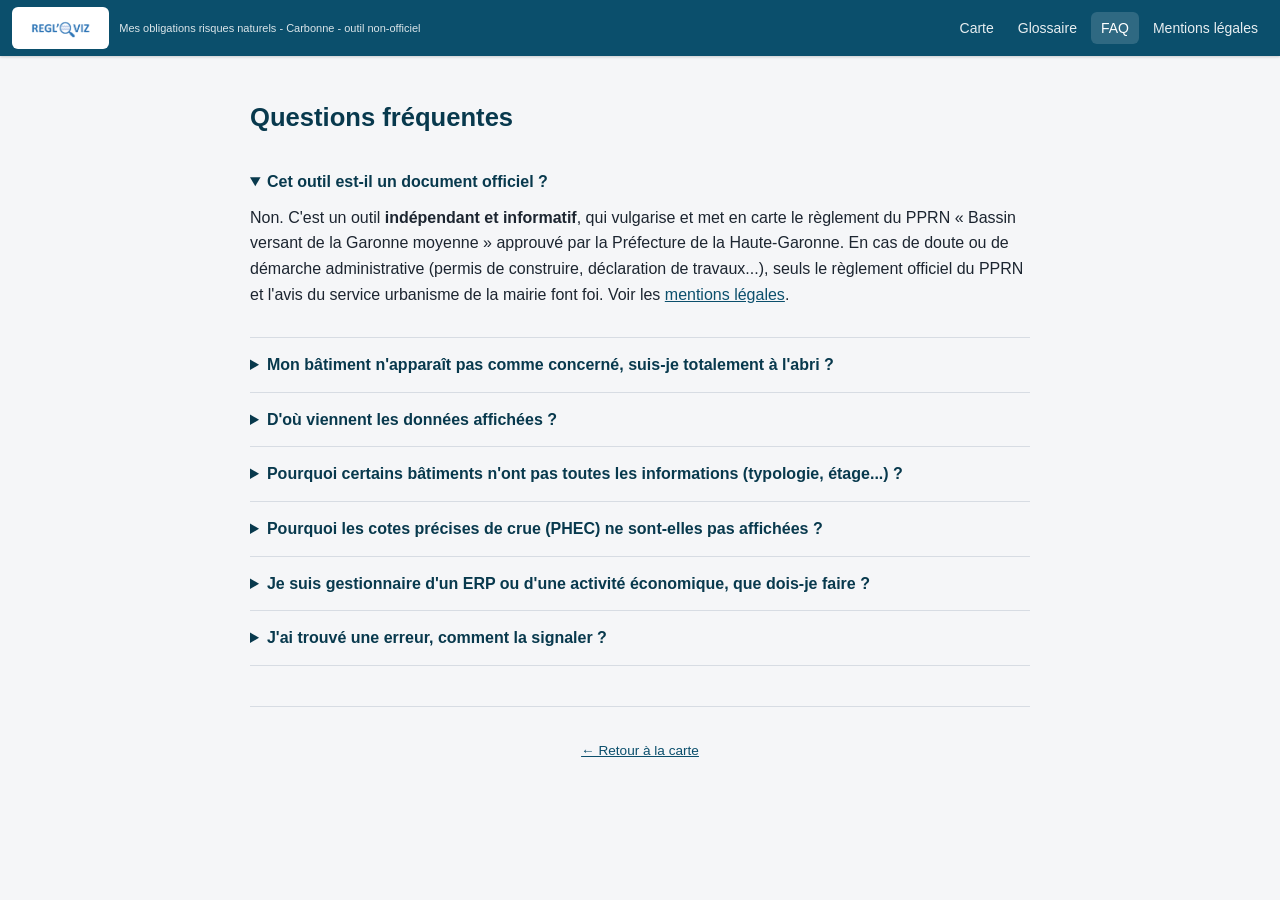
<file: faq.html>
<!doctype html>
<html lang="fr">
<head>
  <meta charset="utf-8">
  <meta name="viewport" content="width=device-width, initial-scale=1">
  <title>Questions fréquentes - Mes obligations risques naturels</title>
  <meta name="description" content="Réponses aux questions fréquentes sur l'outil et sur le PPRN de Carbonne (inondation et mouvement de terrain).">
  <link rel="stylesheet" href="src/css/style.css">
  <link rel="icon" href="data:image/svg+xml,<svg xmlns=%22http://www.w3.org/2000/svg%22 viewBox=%220 0 100 100%22><text y=%22.9em%22 font-size=%2290%22>🌊</text></svg>">
</head>
<body>
  <a class="skip-link" href="#contenu">Aller au contenu principal</a>
  <header class="app-header">
    <a class="brand" href="index.html">
      <img class="brand-logo" src="src/assets/logo-reglo-viz.png" alt="REGLO'VIZ">
      <span class="brand-text">
        <small>Mes obligations risques naturels - Carbonne - outil non-officiel</small>
      </span>
    </a>
    <nav aria-label="Navigation principale">
      <a href="index.html">Carte</a>
      <a href="glossaire.html">Glossaire</a>
      <a href="faq.html" aria-current="page">FAQ</a>
      <a href="mentions-legales.html">Mentions légales</a>
    </nav>
    <button class="menu-toggle" id="menu-toggle" aria-label="Ouvrir le menu" aria-expanded="false" aria-controls="mobile-nav">☰</button>
  </header>
  <nav id="mobile-nav" class="mobile-nav" aria-label="Navigation mobile">
    <a href="index.html">🗺️ Carte</a>
    <a href="glossaire.html">📖 Glossaire</a>
    <a href="faq.html">❓ Questions fréquentes</a>
    <a href="mentions-legales.html">⚖️ Mentions légales</a>
  </nav>

  <main id="contenu" class="content-page">
    <h1>Questions fréquentes</h1>

    <details class="faq-item" open>
      <summary>Cet outil est-il un document officiel ?</summary>
      <p>
        Non. C'est un outil <strong>indépendant et informatif</strong>, qui
        vulgarise et met en carte le règlement du PPRN « Bassin versant de la
        Garonne moyenne » approuvé par la Préfecture de la Haute-Garonne. En
        cas de doute ou de démarche administrative (permis de construire,
        déclaration de travaux...), seuls le règlement officiel du PPRN et
        l'avis du service urbanisme de la mairie font foi. Voir les
        <a href="mentions-legales.html">mentions légales</a>.
      </p>
    </details>

    <details class="faq-item">
      <summary>Mon bâtiment n'apparaît pas comme concerné, suis-je totalement à l'abri ?</summary>
      <p>
        Le PPRN « Bassin versant de la Garonne moyenne » couvre deux
        phénomènes précis sur Carbonne : l'inondation par débordement de la
        Garonne et le mouvement de terrain (glissement, recul de berge).
        D'autres risques peuvent exister (ruissellement pluvial, autres
        aléas) sans être cartographiés par ce PPRN. Consultez
        <a href="https://www.georisques.gouv.fr/" target="_blank" rel="noopener">Géorisques</a>
        pour une vue d'ensemble des risques à votre adresse.
      </p>
    </details>

    <details class="faq-item">
      <summary>D'où viennent les données affichées ?</summary>
      <p>
        Le zonage réglementaire provient du PPRN approuvé, publié par la DDT
        de la Haute-Garonne. Les bâtiments proviennent de la BD TOPO® de
        l'IGN, croisés géographiquement avec le zonage. Les établissements
        recevant du public proviennent également de la BD TOPO® de l'IGN
        (couche dédiée aux ERP). Le détail des règles appliquées par zone
        est repris directement du règlement officiel du PPRN.
      </p>
    </details>

    <details class="faq-item">
      <summary>Pourquoi certains bâtiments n'ont pas toutes les informations (typologie, étage...) ?</summary>
      <p>
        Certaines informations (nombre de logements, présence d'un étage,
        usage précis) sont estimées à partir de données publiques qui ne sont
        pas exhaustives à l'échelle du bâtiment individuel. Lorsque la donnée
        est incertaine ou absente, l'outil l'indique explicitement plutôt que
        de deviner. Vous pouvez la corriger vous-même depuis la fiche du
        bâtiment, dans la rubrique « Profil de mon bâtiment ».
      </p>
    </details>

    <details class="faq-item">
      <summary>Pourquoi les cotes précises de crue (PHEC) ne sont-elles pas affichées ?</summary>
      <p>
        Pour Carbonne, ces cotes ne sont pas encore intégrées de façon
        exploitable dans cet outil. Les intégrer de façon fiable nécessite un
        calage géographique précis. En attendant, le plan officiel des cotes
        PHEC reste consultable auprès de la DDT de la Haute-Garonne ou de la
        mairie.
      </p>
    </details>

    <details class="faq-item">
      <summary>Je suis gestionnaire d'un ERP ou d'une activité économique, que dois-je faire ?</summary>
      <p>
        Cliquez sur votre établissement (ou recherchez son adresse) : le
        panneau d'information indique la zone réglementaire, les règles de
        travaux applicables et, le cas échéant, votre éligibilité au Fonds
        Barnier. Si votre établissement est un établissement sensible
        (enseignement, soin, santé, secours) situé en zone inondable, un
        diagnostic de vulnérabilité réalisé par un professionnel est
        obligatoire : voir le <a href="glossaire.html">glossaire</a>.
      </p>
    </details>

    <details class="faq-item">
      <summary>J'ai trouvé une erreur, comment la signaler ?</summary>
      <p>
        Si l'erreur concerne votre propre bâtiment (étage, typologie), vous
        pouvez la corriger directement depuis sa fiche, dans la rubrique
        « Profil de mon bâtiment ». Pour toute autre erreur, contactez le
        gestionnaire de l'outil en décrivant le bâtiment concerné (adresse ou
        identifiant BD TOPO) et l'erreur constatée.
      </p>
    </details>

    <footer class="site-footer">
      <p><a href="index.html">← Retour à la carte</a></p>
    </footer>
  </main>

  <script src="src/js/nav.js"></script>
</body>
</html>
</file>
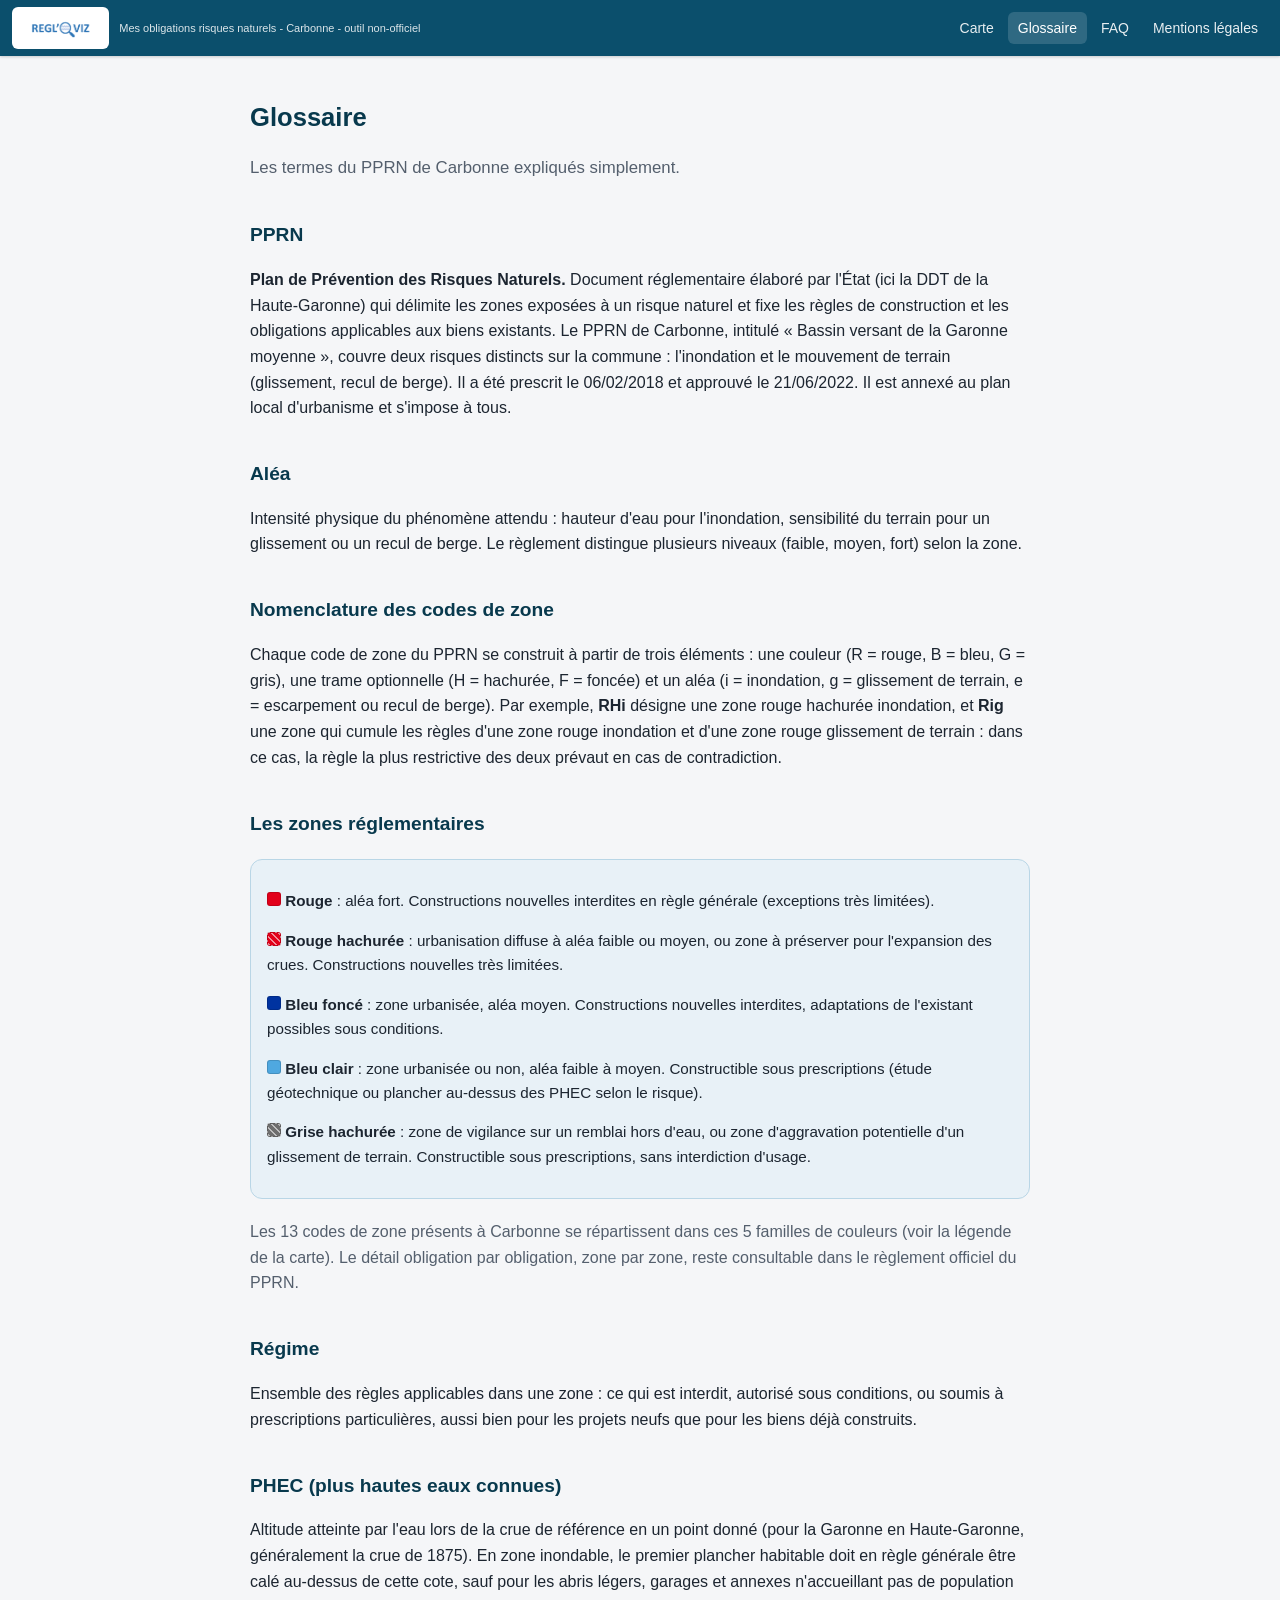
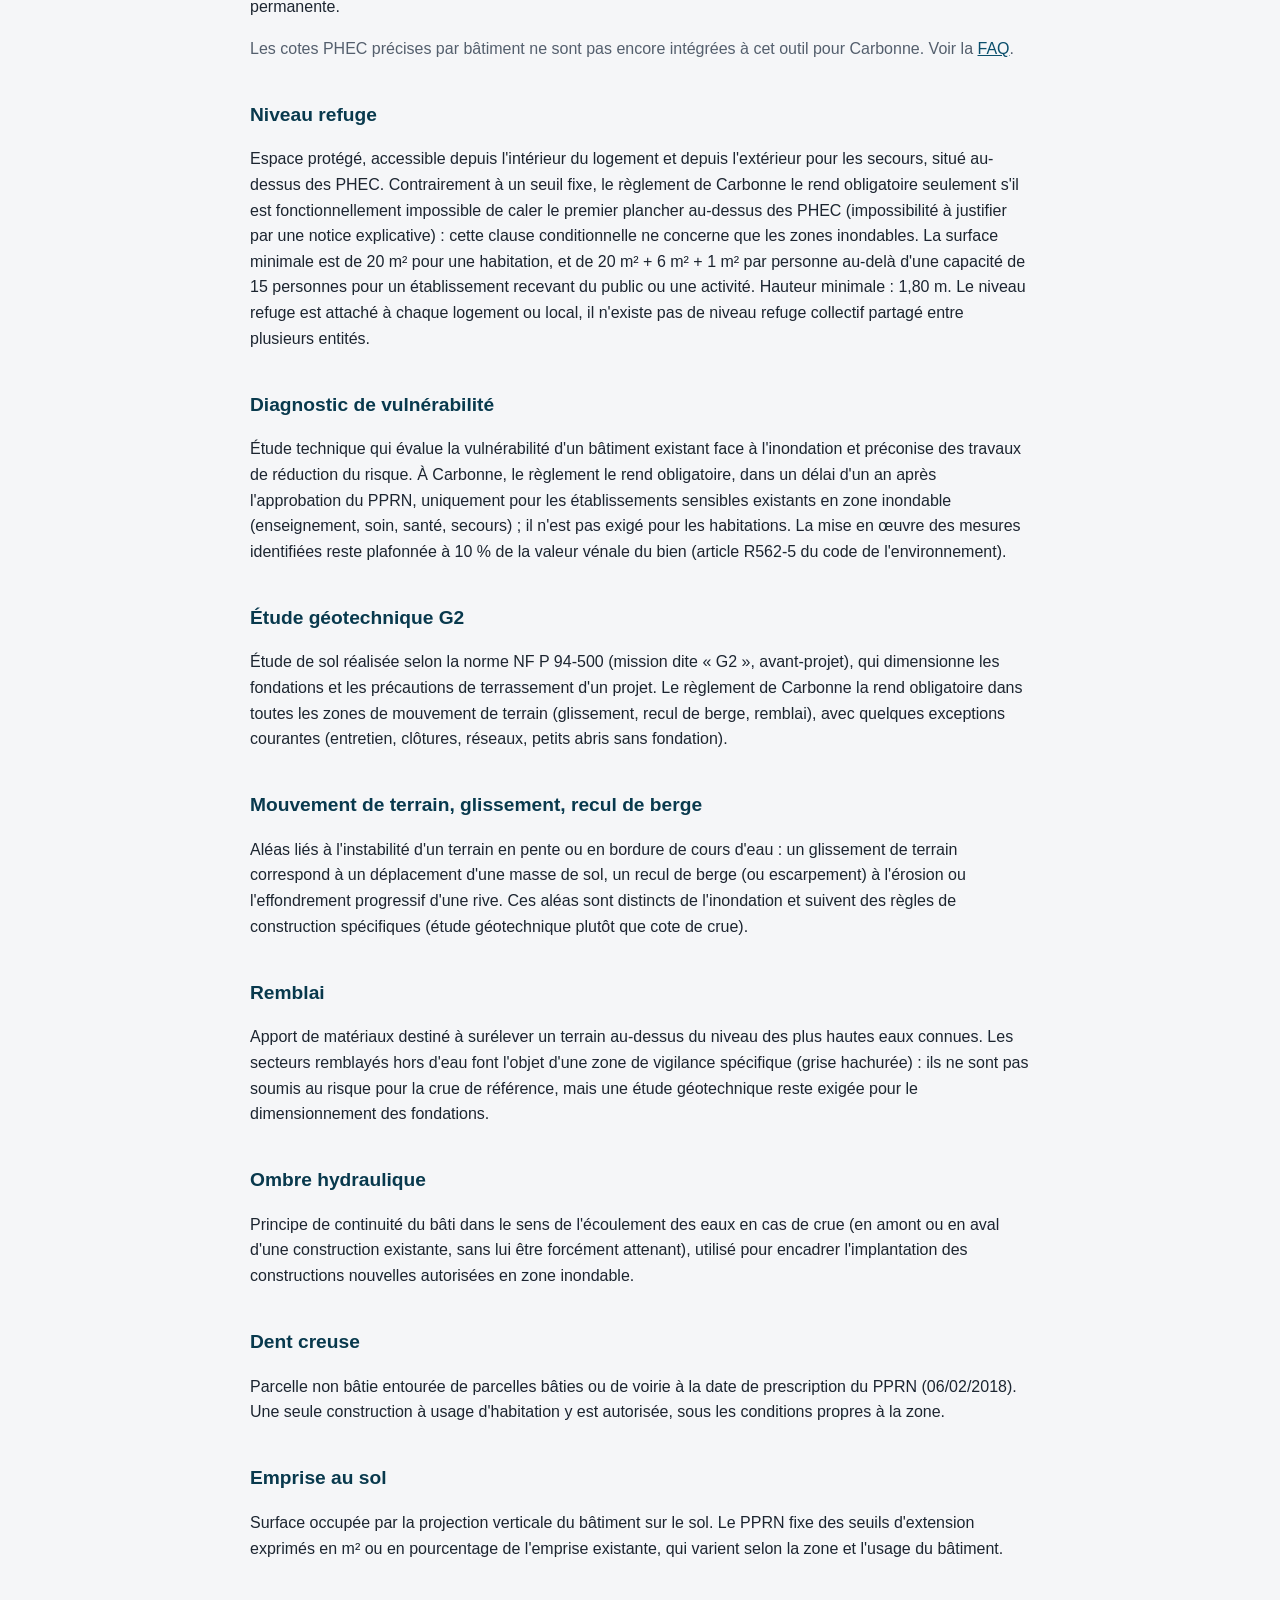
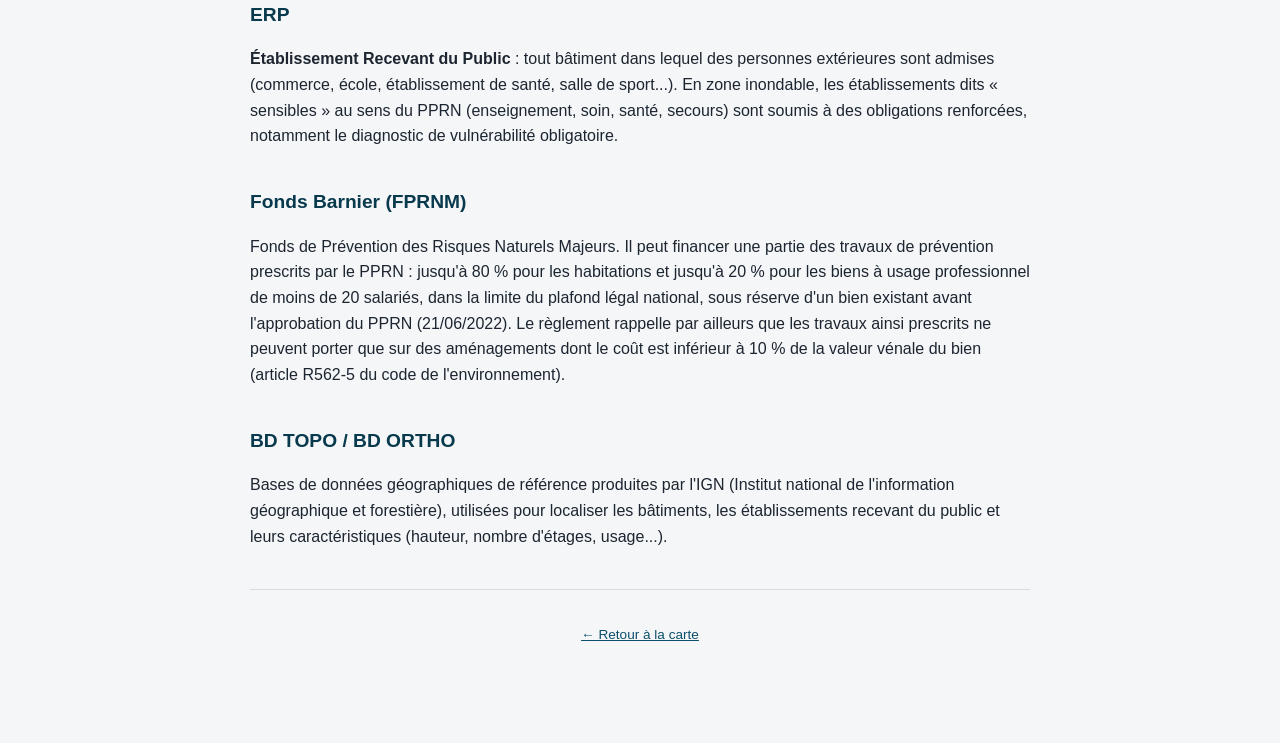
<file: glossaire.html>
<!doctype html>
<html lang="fr">
<head>
  <meta charset="utf-8">
  <meta name="viewport" content="width=device-width, initial-scale=1">
  <title>Glossaire - Mes obligations risques naturels</title>
  <meta name="description" content="Définitions simples des termes utilisés dans le PPRN de Carbonne : aléa, zone rouge/bleue/grise, PHEC, niveau refuge, étude géotechnique G2, Fonds Barnier...">
  <link rel="stylesheet" href="src/css/style.css">
  <link rel="icon" href="data:image/svg+xml,<svg xmlns=%22http://www.w3.org/2000/svg%22 viewBox=%220 0 100 100%22><text y=%22.9em%22 font-size=%2290%22>🌊</text></svg>">
</head>
<body>
  <a class="skip-link" href="#contenu">Aller au contenu principal</a>
  <header class="app-header">
    <a class="brand" href="index.html">
      <img class="brand-logo" src="src/assets/logo-reglo-viz.png" alt="REGLO'VIZ">
      <span class="brand-text">
        <small>Mes obligations risques naturels - Carbonne - outil non-officiel</small>
      </span>
    </a>
    <nav aria-label="Navigation principale">
      <a href="index.html">Carte</a>
      <a href="glossaire.html" aria-current="page">Glossaire</a>
      <a href="faq.html">FAQ</a>
      <a href="mentions-legales.html">Mentions légales</a>
    </nav>
    <button class="menu-toggle" id="menu-toggle" aria-label="Ouvrir le menu" aria-expanded="false" aria-controls="mobile-nav">☰</button>
  </header>
  <nav id="mobile-nav" class="mobile-nav" aria-label="Navigation mobile">
    <a href="index.html">🗺️ Carte</a>
    <a href="glossaire.html">📖 Glossaire</a>
    <a href="faq.html">❓ Questions fréquentes</a>
    <a href="mentions-legales.html">⚖️ Mentions légales</a>
  </nav>

  <main id="contenu" class="content-page">
    <h1>Glossaire</h1>
    <p class="lead">Les termes du PPRN de Carbonne expliqués simplement.</p>

    <h2>PPRN</h2>
    <p>
      <strong>Plan de Prévention des Risques Naturels.</strong> Document
      réglementaire élaboré par l'État (ici la DDT de la Haute-Garonne) qui
      délimite les zones exposées à un risque naturel et fixe les règles de
      construction et les obligations applicables aux biens existants. Le
      PPRN de Carbonne, intitulé « Bassin versant de la Garonne moyenne »,
      couvre deux risques distincts sur la commune : l'inondation et le
      mouvement de terrain (glissement, recul de berge). Il a été prescrit
      le 06/02/2018 et approuvé le 21/06/2022. Il est annexé au plan local
      d'urbanisme et s'impose à tous.
    </p>

    <h2>Aléa</h2>
    <p>
      Intensité physique du phénomène attendu : hauteur d'eau pour
      l'inondation, sensibilité du terrain pour un glissement ou un recul de
      berge. Le règlement distingue plusieurs niveaux (faible, moyen, fort)
      selon la zone.
    </p>

    <h2>Nomenclature des codes de zone</h2>
    <p>
      Chaque code de zone du PPRN se construit à partir de trois éléments :
      une couleur (R = rouge, B = bleu, G = gris), une trame optionnelle
      (H = hachurée, F = foncée) et un aléa (i = inondation, g = glissement
      de terrain, e = escarpement ou recul de berge). Par exemple,
      <strong>RHi</strong> désigne une zone rouge hachurée inondation, et
      <strong>Rig</strong> une zone qui cumule les règles d'une zone rouge
      inondation et d'une zone rouge glissement de terrain : dans ce cas, la
      règle la plus restrictive des deux prévaut en cas de contradiction.
    </p>

    <h2>Les zones réglementaires</h2>
    <div class="notice info">
      <p><span class="legend-swatch" style="background-color:#e2001a;display:inline-block"></span>
      <strong> Rouge</strong> : aléa fort. Constructions nouvelles interdites en règle générale (exceptions très limitées).</p>
      <p><span class="legend-swatch legend-swatch-hachuree" style="background-color:#e2001a;display:inline-block"></span>
      <strong> Rouge hachurée</strong> : urbanisation diffuse à aléa faible ou moyen, ou zone à préserver pour l'expansion des crues. Constructions nouvelles très limitées.</p>
      <p><span class="legend-swatch" style="background-color:#0033a0;display:inline-block"></span>
      <strong> Bleu foncé</strong> : zone urbanisée, aléa moyen. Constructions nouvelles interdites, adaptations de l'existant possibles sous conditions.</p>
      <p><span class="legend-swatch" style="background-color:#4fa8e0;display:inline-block"></span>
      <strong> Bleu clair</strong> : zone urbanisée ou non, aléa faible à moyen. Constructible sous prescriptions (étude géotechnique ou plancher au-dessus des PHEC selon le risque).</p>
      <p><span class="legend-swatch legend-swatch-hachuree" style="background-color:#6e6e6e;display:inline-block"></span>
      <strong> Grise hachurée</strong> : zone de vigilance sur un remblai hors d'eau, ou zone d'aggravation potentielle d'un glissement de terrain. Constructible sous prescriptions, sans interdiction d'usage.</p>
    </div>
    <p class="text-muted">
      Les 13 codes de zone présents à Carbonne se répartissent dans ces 5
      familles de couleurs (voir la légende de la carte). Le détail
      obligation par obligation, zone par zone, reste consultable dans le
      règlement officiel du PPRN.
    </p>

    <h2>Régime</h2>
    <p>
      Ensemble des règles applicables dans une zone : ce qui est interdit,
      autorisé sous conditions, ou soumis à prescriptions particulières, aussi
      bien pour les projets neufs que pour les biens déjà construits.
    </p>

    <h2>PHEC (plus hautes eaux connues)</h2>
    <p>
      Altitude atteinte par l'eau lors de la crue de référence en un point
      donné (pour la Garonne en Haute-Garonne, généralement la crue de 1875).
      En zone inondable, le premier plancher habitable doit en règle générale
      être calé au-dessus de cette cote, sauf pour les abris légers, garages
      et annexes n'accueillant pas de population permanente.
    </p>
    <p class="text-muted">
      Les cotes PHEC précises par bâtiment ne sont pas encore intégrées à cet
      outil pour Carbonne. Voir la <a href="faq.html">FAQ</a>.
    </p>

    <h2>Niveau refuge</h2>
    <p>
      Espace protégé, accessible depuis l'intérieur du logement et depuis
      l'extérieur pour les secours, situé au-dessus des PHEC. Contrairement à
      un seuil fixe, le règlement de Carbonne le rend obligatoire seulement
      s'il est fonctionnellement impossible de caler le premier plancher
      au-dessus des PHEC (impossibilité à justifier par une notice
      explicative) : cette clause conditionnelle ne concerne que les zones
      inondables. La surface minimale est de 20 m² pour une habitation, et
      de 20 m² + 6 m² + 1 m² par personne au-delà d'une capacité de 15
      personnes pour un établissement recevant du public ou une activité.
      Hauteur minimale : 1,80 m. Le niveau refuge est attaché à chaque
      logement ou local, il n'existe pas de niveau refuge collectif partagé
      entre plusieurs entités.
    </p>

    <h2>Diagnostic de vulnérabilité</h2>
    <p>
      Étude technique qui évalue la vulnérabilité d'un bâtiment existant face
      à l'inondation et préconise des travaux de réduction du risque. À
      Carbonne, le règlement le rend obligatoire, dans un délai d'un an après
      l'approbation du PPRN, uniquement pour les établissements sensibles
      existants en zone inondable (enseignement, soin, santé, secours) ; il
      n'est pas exigé pour les habitations. La mise en œuvre des mesures
      identifiées reste plafonnée à 10 % de la valeur vénale du bien
      (article R562-5 du code de l'environnement).
    </p>

    <h2>Étude géotechnique G2</h2>
    <p>
      Étude de sol réalisée selon la norme NF P 94-500 (mission dite « G2 »,
      avant-projet), qui dimensionne les fondations et les précautions de
      terrassement d'un projet. Le règlement de Carbonne la rend obligatoire
      dans toutes les zones de mouvement de terrain (glissement, recul de
      berge, remblai), avec quelques exceptions courantes (entretien,
      clôtures, réseaux, petits abris sans fondation).
    </p>

    <h2>Mouvement de terrain, glissement, recul de berge</h2>
    <p>
      Aléas liés à l'instabilité d'un terrain en pente ou en bordure de
      cours d'eau : un glissement de terrain correspond à un déplacement
      d'une masse de sol, un recul de berge (ou escarpement) à l'érosion ou
      l'effondrement progressif d'une rive. Ces aléas sont distincts de
      l'inondation et suivent des règles de construction spécifiques
      (étude géotechnique plutôt que cote de crue).
    </p>

    <h2>Remblai</h2>
    <p>
      Apport de matériaux destiné à surélever un terrain au-dessus du niveau
      des plus hautes eaux connues. Les secteurs remblayés hors d'eau font
      l'objet d'une zone de vigilance spécifique (grise hachurée) : ils ne
      sont pas soumis au risque pour la crue de référence, mais une étude
      géotechnique reste exigée pour le dimensionnement des fondations.
    </p>

    <h2>Ombre hydraulique</h2>
    <p>
      Principe de continuité du bâti dans le sens de l'écoulement des eaux
      en cas de crue (en amont ou en aval d'une construction existante, sans
      lui être forcément attenant), utilisé pour encadrer l'implantation des
      constructions nouvelles autorisées en zone inondable.
    </p>

    <h2>Dent creuse</h2>
    <p>
      Parcelle non bâtie entourée de parcelles bâties ou de voirie à la date
      de prescription du PPRN (06/02/2018). Une seule construction à usage
      d'habitation y est autorisée, sous les conditions propres à la zone.
    </p>

    <h2>Emprise au sol</h2>
    <p>
      Surface occupée par la projection verticale du bâtiment sur le sol. Le
      PPRN fixe des seuils d'extension exprimés en m² ou en pourcentage de
      l'emprise existante, qui varient selon la zone et l'usage du bâtiment.
    </p>

    <h2>ERP</h2>
    <p>
      <strong>Établissement Recevant du Public</strong> : tout bâtiment dans
      lequel des personnes extérieures sont admises (commerce, école,
      établissement de santé, salle de sport...). En zone inondable, les
      établissements dits « sensibles » au sens du PPRN (enseignement, soin,
      santé, secours) sont soumis à des obligations renforcées, notamment le
      diagnostic de vulnérabilité obligatoire.
    </p>

    <h2>Fonds Barnier (FPRNM)</h2>
    <p>
      Fonds de Prévention des Risques Naturels Majeurs. Il peut financer une
      partie des travaux de prévention prescrits par le PPRN : jusqu'à 80 %
      pour les habitations et jusqu'à 20 % pour les biens à usage
      professionnel de moins de 20 salariés, dans la limite du plafond légal
      national, sous réserve d'un bien existant avant l'approbation du PPRN
      (21/06/2022). Le règlement rappelle par ailleurs que les travaux ainsi
      prescrits ne peuvent porter que sur des aménagements dont le coût est
      inférieur à 10 % de la valeur vénale du bien (article R562-5 du code
      de l'environnement).
    </p>

    <h2>BD TOPO / BD ORTHO</h2>
    <p>
      Bases de données géographiques de référence produites par l'IGN
      (Institut national de l'information géographique et forestière),
      utilisées pour localiser les bâtiments, les établissements recevant du
      public et leurs caractéristiques (hauteur, nombre d'étages, usage...).
    </p>

    <footer class="site-footer">
      <p><a href="index.html">← Retour à la carte</a></p>
    </footer>
  </main>

  <script src="src/js/nav.js"></script>
</body>
</html>
</file>
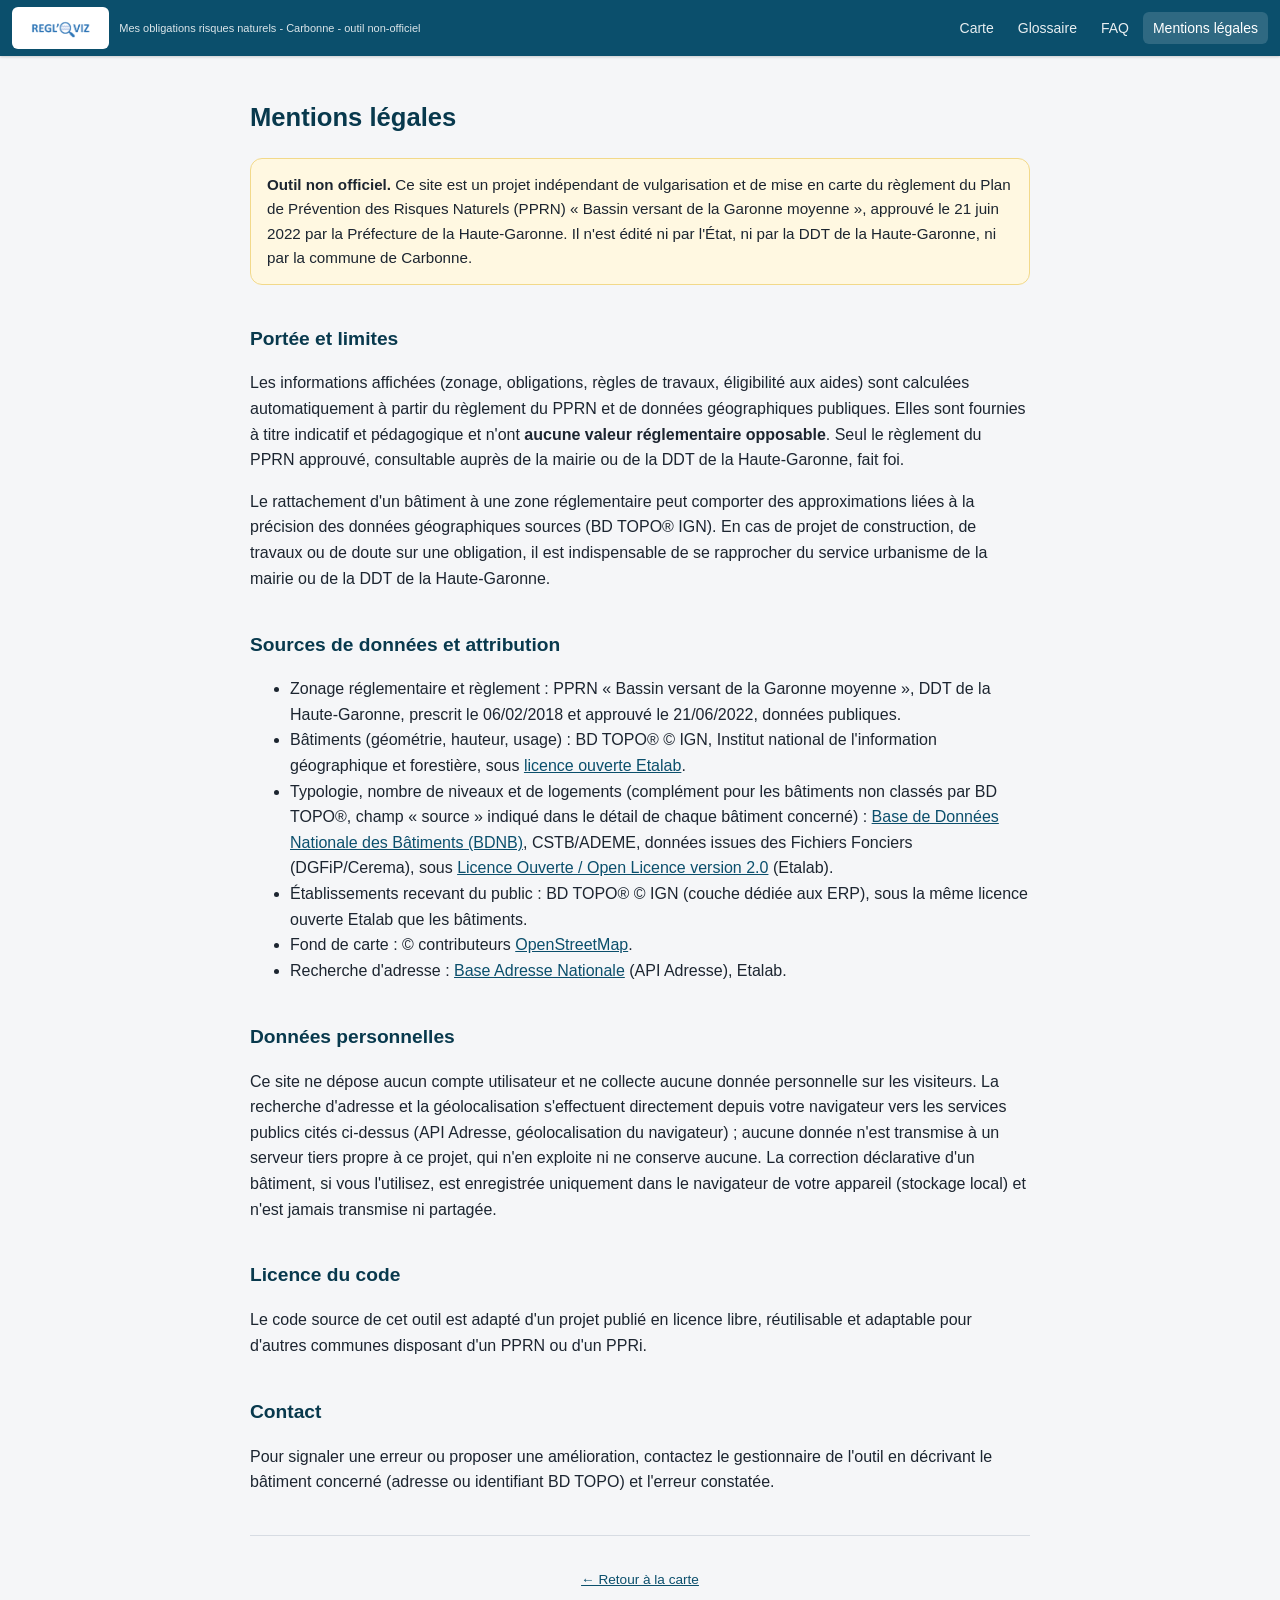
<file: mentions-legales.html>
<!doctype html>
<html lang="fr">
<head>
  <meta charset="utf-8">
  <meta name="viewport" content="width=device-width, initial-scale=1">
  <title>Mentions légales - Mes obligations risques naturels</title>
  <meta name="description" content="Mentions légales, sources de données et limites de l'outil « Mes obligations risques naturels » de Carbonne.">
  <link rel="stylesheet" href="src/css/style.css">
  <link rel="icon" href="data:image/svg+xml,<svg xmlns=%22http://www.w3.org/2000/svg%22 viewBox=%220 0 100 100%22><text y=%22.9em%22 font-size=%2290%22>🌊</text></svg>">
</head>
<body>
  <a class="skip-link" href="#contenu">Aller au contenu principal</a>
  <header class="app-header">
    <a class="brand" href="index.html">
      <img class="brand-logo" src="src/assets/logo-reglo-viz.png" alt="REGLO'VIZ">
      <span class="brand-text">
        <small>Mes obligations risques naturels - Carbonne - outil non-officiel</small>
      </span>
    </a>
    <nav aria-label="Navigation principale">
      <a href="index.html">Carte</a>
      <a href="glossaire.html">Glossaire</a>
      <a href="faq.html">FAQ</a>
      <a href="mentions-legales.html" aria-current="page">Mentions légales</a>
    </nav>
    <button class="menu-toggle" id="menu-toggle" aria-label="Ouvrir le menu" aria-expanded="false" aria-controls="mobile-nav">☰</button>
  </header>
  <nav id="mobile-nav" class="mobile-nav" aria-label="Navigation mobile">
    <a href="index.html">🗺️ Carte</a>
    <a href="glossaire.html">📖 Glossaire</a>
    <a href="faq.html">❓ Questions fréquentes</a>
    <a href="mentions-legales.html">⚖️ Mentions légales</a>
  </nav>

  <main id="contenu" class="content-page">
    <h1>Mentions légales</h1>

    <div class="notice">
      <strong>Outil non officiel.</strong> Ce site est un projet indépendant
      de vulgarisation et de mise en carte du règlement du Plan de Prévention
      des Risques Naturels (PPRN) « Bassin versant de la Garonne moyenne »,
      approuvé le 21 juin 2022 par la Préfecture de la Haute-Garonne. Il
      n'est édité ni par l'État, ni par la DDT de la Haute-Garonne, ni par la
      commune de Carbonne.
    </div>

    <h2>Portée et limites</h2>
    <p>
      Les informations affichées (zonage, obligations, règles de travaux,
      éligibilité aux aides) sont calculées automatiquement à partir du
      règlement du PPRN et de données géographiques publiques. Elles sont
      fournies à titre indicatif et pédagogique et n'ont
      <strong>aucune valeur réglementaire opposable</strong>. Seul le
      règlement du PPRN approuvé, consultable auprès de la mairie ou de la
      DDT de la Haute-Garonne, fait foi.
    </p>
    <p>
      Le rattachement d'un bâtiment à une zone réglementaire peut comporter
      des approximations liées à la précision des données géographiques
      sources (BD TOPO® IGN). En cas de projet de construction, de travaux ou
      de doute sur une obligation, il est indispensable de se rapprocher du
      service urbanisme de la mairie ou de la DDT de la Haute-Garonne.
    </p>

    <h2>Sources de données et attribution</h2>
    <ul>
      <li>
        Zonage réglementaire et règlement : PPRN « Bassin versant de la
        Garonne moyenne », DDT de la Haute-Garonne, prescrit le 06/02/2018 et
        approuvé le 21/06/2022, données publiques.
      </li>
      <li>
        Bâtiments (géométrie, hauteur, usage) : BD TOPO® © IGN, Institut
        national de l'information géographique et forestière, sous
        <a href="https://geoservices.ign.fr/documentation/donnees/licences" target="_blank" rel="noopener">licence ouverte Etalab</a>.
      </li>
      <li>
        Typologie, nombre de niveaux et de logements (complément pour les
        bâtiments non classés par BD TOPO®, champ « source » indiqué dans
        le détail de chaque bâtiment concerné) :
        <a href="https://bdnb.io/" target="_blank" rel="noopener">Base de Données Nationale des Bâtiments (BDNB)</a>,
        CSTB/ADEME, données issues des Fichiers Fonciers (DGFiP/Cerema), sous
        <a href="https://www.etalab.gouv.fr/licence-ouverte-open-licence/" target="_blank" rel="noopener">Licence Ouverte / Open Licence version 2.0</a> (Etalab).
      </li>
      <li>
        Établissements recevant du public : BD TOPO® © IGN (couche dédiée aux
        ERP), sous la même licence ouverte Etalab que les bâtiments.
      </li>
      <li>
        Fond de carte : © contributeurs
        <a href="https://www.openstreetmap.org/copyright" target="_blank" rel="noopener">OpenStreetMap</a>.
      </li>
      <li>
        Recherche d'adresse : <a href="https://adresse.data.gouv.fr/" target="_blank" rel="noopener">Base Adresse Nationale</a> (API Adresse), Etalab.
      </li>
    </ul>

    <h2>Données personnelles</h2>
    <p>
      Ce site ne dépose aucun compte utilisateur et ne collecte aucune donnée
      personnelle sur les visiteurs. La recherche d'adresse et la
      géolocalisation s'effectuent directement depuis votre navigateur vers
      les services publics cités ci-dessus (API Adresse, géolocalisation du
      navigateur) ; aucune donnée n'est transmise à un serveur tiers propre à
      ce projet, qui n'en exploite ni ne conserve aucune. La correction
      déclarative d'un bâtiment, si vous l'utilisez, est enregistrée
      uniquement dans le navigateur de votre appareil (stockage local) et
      n'est jamais transmise ni partagée.
    </p>

    <h2>Licence du code</h2>
    <p>
      Le code source de cet outil est adapté d'un projet publié en licence
      libre, réutilisable et adaptable pour d'autres communes disposant d'un
      PPRN ou d'un PPRi.
    </p>

    <h2>Contact</h2>
    <p>
      Pour signaler une erreur ou proposer une amélioration, contactez le
      gestionnaire de l'outil en décrivant le bâtiment concerné (adresse ou
      identifiant BD TOPO) et l'erreur constatée.
    </p>

    <footer class="site-footer">
      <p><a href="index.html">← Retour à la carte</a></p>
    </footer>
  </main>

  <script src="src/js/nav.js"></script>
</body>
</html>
</file>
<file: src/css/style.css>
/* =========================================================================
   Mes obligations face aux risques naturels - Carbonne
   Feuille de style principale (adaptée de la version Septèmes-les-Vallons)
   Mobile-first, variables CSS, thème clair uniquement (contexte réglementaire
   -> on privilégie une lecture stable et imprimable plutôt qu'un mode sombre).
   ========================================================================= */

:root {
  /* Palette neutre de l'interface (volontairement distincte des couleurs
     réglementaires des zones, pour ne jamais les confondre) */
  --color-bg: #f5f6f8;
  --color-surface: #ffffff;
  --color-surface-alt: #eef1f5;
  --color-border: #d7dce3;
  --color-text: #1c2530;
  --color-text-muted: #545f6d;
  --color-primary: #0b4f6c;
  --color-primary-dark: #08394d;
  --color-primary-contrast: #ffffff;
  --color-focus: #1a73e8;
  --color-danger: #b3261e;
  --color-success: #2e7d32;

  /* Couleurs réglementaires des zones PPRN (Carbonne) : DOIVENT rester
     cohérentes avec data/*.geojson (propriété zoneColor) et
     adaptation_carbonne/scripts_export_geojson_carbonne.py (ZONE_COLORS),
     elles-mêmes reprises de la symbologie catégorisée appliquée dans le
     projet QGIS. Cinq familles de couleurs pour les 13 codes de zone (voir
     CONFIG.zoneShortNames et ZONE_CSS_VAR dans src/js/app.js). */
  --zone-rouge: #e2001a;
  --zone-rouge-hachuree: #e2001a;
  --zone-bleu-fonce: #0033a0;
  --zone-bleu-clair: #4fa8e0;
  --zone-grise-hachuree: #6e6e6e;
  --zone-hors: #9e9e9e;

  /* Palette des 4 rubriques du panneau bâtiment (voir .panel-accordion) :
     volontairement distincte de la palette réglementaire ci-dessus, pour ne
     jamais confondre "catégorie d'information" et "zone du PPRN". */
  --acc-profil-bg: #fbf1d3;
  --acc-profil-fg: #8a6a12;
  --acc-mesures-bg: #e1f0e1;
  --acc-mesures-fg: #2e7d32;
  --acc-travaux-bg: #fbe1d3;
  --acc-travaux-fg: #b5551f;
  --acc-imprimer-bg: #e6eaf0;
  --acc-imprimer-fg: #454f5c;

  --radius-sm: 6px;
  --radius-md: 12px;
  --radius-lg: 16px;
  --shadow-1: 0 1px 3px rgba(20, 27, 36, 0.12), 0 1px 2px rgba(20, 27, 36, 0.08);
  --shadow-2: 0 8px 24px rgba(20, 27, 36, 0.18);

  --header-h: 56px;
  --panel-peek-h: 96px;

  color-scheme: light;
}

* {
  box-sizing: border-box;
}

html, body {
  height: 100%;
}

body {
  margin: 0;
  font-family: "Segoe UI", "Helvetica Neue", Arial, sans-serif;
  color: var(--color-text);
  background: var(--color-bg);
  -webkit-font-smoothing: antialiased;
}

a {
  color: var(--color-primary);
}

a:hover {
  color: var(--color-primary-dark);
}

img { max-width: 100%; }

/* ---------- Accessibilité : lien d'évitement + focus visible ---------- */

.skip-link {
  position: absolute;
  left: -999px;
  top: 0;
  background: var(--color-primary);
  color: #fff;
  padding: 10px 16px;
  z-index: 2000;
  border-radius: 0 0 var(--radius-sm) 0;
}

.skip-link:focus {
  left: 0;
}

:focus-visible {
  outline: 3px solid var(--color-focus);
  outline-offset: 2px;
}

/* ============================== En-tête ============================== */

.app-header {
  position: fixed;
  inset: 0 0 auto 0;
  height: var(--header-h);
  display: flex;
  align-items: center;
  gap: 12px;
  padding: 0 12px;
  background: var(--color-primary);
  color: var(--color-primary-contrast);
  z-index: 1200;
  box-shadow: var(--shadow-1);
}

.app-header .brand {
  display: flex;
  align-items: center;
  gap: 10px;
  color: #fff;
  text-decoration: none;
  font-weight: 600;
  line-height: 1.15;
  margin-right: auto;
  min-width: 0;
}

.app-header .brand .brand-logo {
  flex: none;
  height: 34px;
  width: auto;
  display: block;
  background: #fff;
  border-radius: var(--radius-sm);
  padding: 4px 8px;
  box-sizing: content-box;
}

.app-header .brand .brand-text {
  overflow: hidden;
  text-overflow: ellipsis;
  white-space: nowrap;
}

.app-header .brand .brand-text small {
  display: block;
  font-weight: 400;
  font-size: 11px;
  opacity: 0.85;
}

.app-header nav {
  display: none;
}

.app-header .menu-toggle {
  background: rgba(255,255,255,0.12);
  border: none;
  color: #fff;
  width: 40px;
  height: 40px;
  border-radius: var(--radius-sm);
  font-size: 18px;
  cursor: pointer;
}

@media (min-width: 860px) {
  .app-header nav {
    display: flex;
    gap: 4px;
  }
  .app-header nav a {
    color: #fff;
    text-decoration: none;
    font-size: 14px;
    padding: 8px 10px;
    border-radius: var(--radius-sm);
    opacity: 0.9;
  }
  .app-header nav a:hover,
  .app-header nav a[aria-current="page"] {
    background: rgba(255,255,255,0.15);
    opacity: 1;
  }
  .app-header .menu-toggle {
    display: none;
  }
}

/* Menu mobile déroulant */
.mobile-nav {
  position: fixed;
  top: var(--header-h);
  left: 0;
  right: 0;
  background: var(--color-primary-dark);
  z-index: 1150;
  display: none;
  flex-direction: column;
  padding: 8px;
  box-shadow: var(--shadow-2);
}

.mobile-nav.open {
  display: flex;
}

.mobile-nav a {
  color: #fff;
  text-decoration: none;
  padding: 12px 14px;
  border-radius: var(--radius-sm);
  font-size: 15px;
}

.mobile-nav a:hover {
  background: rgba(255,255,255,0.12);
}

@media (min-width: 860px) {
  .mobile-nav { display: none !important; }
}

/* ====================== Page de contenu (non-carte) ==================== */

.content-page {
  padding-top: calc(var(--header-h) + 24px);
  max-width: 820px;
  margin: 0 auto;
  padding-left: 20px;
  padding-right: 20px;
  padding-bottom: 64px;
  line-height: 1.6;
}

.content-page h1 {
  font-size: 1.6rem;
  color: var(--color-primary-dark);
}

.content-page h2 {
  font-size: 1.2rem;
  color: var(--color-primary-dark);
  margin-top: 2em;
}

.content-page .lead {
  font-size: 1.05rem;
  color: var(--color-text-muted);
}

.notice {
  background: #fff8e1;
  border: 1px solid #f2d98a;
  border-radius: var(--radius-md);
  padding: 14px 16px;
  font-size: 0.95rem;
  margin: 20px 0;
}

.notice.info {
  background: #e8f1f7;
  border-color: #b9d6e6;
}

.faq-item {
  border-bottom: 1px solid var(--color-border);
  padding: 14px 0;
}

.faq-item summary {
  cursor: pointer;
  font-weight: 600;
  color: var(--color-primary-dark);
}

.faq-item p {
  margin-top: 10px;
  color: var(--color-text);
}

footer.site-footer {
  border-top: 1px solid var(--color-border);
  margin-top: 40px;
  padding: 20px;
  font-size: 0.85rem;
  color: var(--color-text-muted);
  text-align: center;
}

/* ============================ Application carte ========================= */

.map-app {
  position: fixed;
  inset: var(--header-h) 0 0 0;
  display: block;
}

#map {
  position: absolute;
  inset: 0;
}

/* Boutons flottants (recherche, légende) */
.map-toolbar {
  position: absolute;
  top: 12px;
  left: 12px;
  right: 12px;
  z-index: 900;
  display: flex;
  gap: 8px;
  align-items: flex-start;
  pointer-events: none;
}

.map-toolbar > * {
  pointer-events: auto;
}

.search-box {
  flex: 1 1 auto;
  min-width: 0;
  max-width: 420px;
  background: var(--color-surface);
  border-radius: var(--radius-md);
  box-shadow: var(--shadow-1);
  display: flex;
  align-items: center;
  padding: 4px 4px 4px 12px;
  position: relative;
}

.search-box input {
  border: none;
  outline: none;
  flex: 1;
  font-size: 15px;
  padding: 10px 6px;
  background: transparent;
  color: var(--color-text);
  min-width: 0;
}

.search-box button {
  background: var(--color-primary);
  color: #fff;
  border: none;
  border-radius: var(--radius-sm);
  width: 38px;
  height: 38px;
  cursor: pointer;
  flex: none;
}

.search-results {
  position: absolute;
  top: calc(100% + 6px);
  left: 0;
  right: 0;
  background: var(--color-surface);
  border-radius: var(--radius-md);
  box-shadow: var(--shadow-2);
  max-height: 260px;
  overflow-y: auto;
  display: none;
}

.search-results.open { display: block; }

.search-results button {
  display: block;
  width: 100%;
  text-align: left;
  padding: 10px 14px;
  background: none;
  border: none;
  border-bottom: 1px solid var(--color-border);
  font-size: 14px;
  cursor: pointer;
  color: var(--color-text);
}

.search-results button:hover,
.search-results button:focus-visible {
  background: var(--color-surface-alt);
}

.icon-btn {
  background: var(--color-surface);
  border: none;
  border-radius: var(--radius-md);
  box-shadow: var(--shadow-1);
  width: 42px;
  height: 42px;
  font-size: 18px;
  cursor: pointer;
  flex: none;
  color: var(--color-text);
}

.icon-btn[aria-pressed="true"] {
  background: var(--color-primary);
  color: #fff;
}

/* Géolocalisation : bouton dédié en bas à droite au-dessus du panneau */
.locate-btn {
  position: absolute;
  right: 12px;
  z-index: 850;
  bottom: calc(var(--panel-peek-h) + 16px);
}

/* ------------------------------- Légende --------------------------------
   Bouton + panneau déroulant (et non un contrôle Leaflet toujours visible)
   pour ne jamais recouvrir la recherche ni le panneau d'information, quelle
   que soit la taille d'écran. */

.legend-wrapper {
  position: relative;
  flex: none;
}

.legend-box {
  position: absolute;
  top: calc(100% + 8px);
  right: 0;
  background: var(--color-surface);
  border-radius: var(--radius-md);
  box-shadow: var(--shadow-2);
  padding: 12px 14px;
  font-size: 13px;
  width: 240px;
  max-width: calc(100vw - 24px);
  display: none;
}

.legend-box.open {
  display: block;
}

.legend-box h3 {
  margin: 0 0 8px;
  font-size: 13px;
  text-transform: uppercase;
  letter-spacing: 0.04em;
  color: var(--color-text-muted);
}

.legend-row {
  display: flex;
  align-items: center;
  gap: 8px;
  padding: 3px 0;
}

.legend-swatch {
  width: 14px;
  height: 14px;
  border-radius: 3px;
  flex: none;
  border: 1px solid rgba(0,0,0,0.15);
}

/* Rappel visuel des zones à trame hachurée du PPRN (RHi, RHg, GHi, GHg) :
   mêmes couleurs que les zones pleines correspondantes sur la carte, mais on
   ajoute ici des rayures pour ne pas laisser croire que la pastille de
   légende est identique à la zone pleine. */
.legend-swatch-hachuree {
  background-image: repeating-linear-gradient(
    45deg,
    rgba(255, 255, 255, 0.55) 0,
    rgba(255, 255, 255, 0.55) 2px,
    transparent 2px,
    transparent 5px
  );
}

/* --------------------------- Tableau de bord ------------------------------
   Même principe bouton + panneau déroulant que la légende, à l'attention
   des élus/techniciens : agrégats communaux dont chaque donnée est
   cliquable pour surligner les bâtiments correspondants sur la carte
   (voir dashboardHighlight dans src/js/app.js). */

.dashboard-wrapper {
  position: relative;
  flex: none;
}

.dashboard-box {
  position: absolute;
  top: calc(100% + 8px);
  right: 0;
  background: var(--color-surface);
  border-radius: var(--radius-md);
  box-shadow: var(--shadow-2);
  padding: 14px 16px;
  font-size: 13px;
  width: 360px;
  max-width: calc(100vw - 24px);
  max-height: min(70vh, 560px);
  overflow-y: auto;
  display: none;
}

.dashboard-box.open {
  display: block;
}

.dashboard-box h3 {
  margin: 0 0 4px;
  font-size: 14px;
}

.dashboard-intro {
  margin: 0 0 12px;
  font-size: 12px;
  color: var(--color-text-muted);
}

.dashboard-active-filter {
  display: flex;
  align-items: center;
  justify-content: space-between;
  gap: 8px;
  background: var(--color-primary);
  color: #fff;
  border-radius: var(--radius-sm);
  padding: 6px 10px;
  font-size: 12px;
  margin-bottom: 10px;
}

/* Le sélecteur ci-dessus a la même spécificité que la règle [hidden] du
   navigateur (display:none) : sans cette surcharge explicite, l'ordre des
   règles ferait gagner .dashboard-active-filter et la puce resterait
   visible même une fois l'attribut hidden posé par le JS. */
.dashboard-active-filter[hidden] {
  display: none;
}

.dashboard-active-filter button {
  flex: none;
  background: none;
  border: none;
  color: #fff;
  font-size: 15px;
  line-height: 1;
  cursor: pointer;
  padding: 2px 4px;
}

.dashboard-group + .dashboard-group {
  margin-top: 14px;
}

.dashboard-group h4 {
  margin: 0 0 6px;
  font-size: 11px;
  text-transform: uppercase;
  letter-spacing: 0.04em;
  color: var(--color-text-muted);
}

.dashboard-tile {
  display: flex;
  align-items: center;
  gap: 8px;
  width: 100%;
  text-align: left;
  padding: 8px 10px;
  border: 1px solid var(--color-border);
  border-radius: var(--radius-sm);
  background: var(--color-surface-alt);
  cursor: pointer;
  margin-bottom: 6px;
  font: inherit;
  color: var(--color-text);
}

.dashboard-tile:last-child {
  margin-bottom: 0;
}

.dashboard-tile:hover,
.dashboard-tile:focus-visible {
  border-color: var(--color-primary);
}

.dashboard-tile-count {
  flex: none;
  min-width: 32px;
  font-weight: 700;
  font-size: 15px;
  color: var(--color-primary);
  text-align: right;
}

.dashboard-tile-label {
  flex: 1;
  line-height: 1.25;
}

.dashboard-tile.sub {
  margin-left: 18px;
  width: calc(100% - 18px);
  background: transparent;
  border-style: dashed;
}

.dashboard-tile-zone .legend-swatch {
  flex: none;
}

/* Placée après .dashboard-tile.sub (même spécificité que lui) pour que
   l'état actif l'emporte toujours, y compris sur une sous-tuile dont le
   fond transparent écraserait sinon le fond bleu ci-dessous. */
.dashboard-tile[aria-pressed="true"] {
  background: var(--color-primary);
  border-color: var(--color-primary);
  color: #fff;
}

.dashboard-tile[aria-pressed="true"] .dashboard-tile-count {
  color: #fff;
}

/* ------------------------------ Panneau info ----------------------------- */

.info-panel {
  position: absolute;
  z-index: 1000;
  background: var(--color-surface);
  box-shadow: var(--shadow-2);
  display: flex;
  flex-direction: column;
  overflow: hidden;
}

/* Mobile : bottom sheet */
.info-panel {
  left: 0;
  right: 0;
  bottom: 0;
  top: auto;
  height: var(--panel-peek-h);
  max-height: 82vh;
  border-radius: var(--radius-lg) var(--radius-lg) 0 0;
  transition: height 0.28s ease;
}

.info-panel.expanded {
  height: 82vh;
}

.panel-handle {
  width: 100%;
  border: none;
  background: none;
  padding: 10px 16px 6px;
  cursor: pointer;
  flex: none;
  text-align: left;
}

.panel-handle .grip {
  width: 40px;
  height: 4px;
  background: var(--color-border);
  border-radius: 2px;
  margin: 0 auto 10px;
}

.panel-handle .panel-title-row {
  display: flex;
  align-items: center;
  gap: 10px;
}

.panel-handle .zone-dot {
  width: 14px;
  height: 14px;
  border-radius: 50%;
  flex: none;
}

.panel-handle h2 {
  margin: 0;
  font-size: 1.02rem;
  color: var(--color-text);
  overflow: hidden;
  text-overflow: ellipsis;
  white-space: nowrap;
}

.panel-handle .panel-subtitle {
  font-size: 0.82rem;
  color: var(--color-text-muted);
  margin-top: 2px;
}

.panel-body {
  padding: 0 18px 24px;
  overflow-y: auto;
  flex: 1;
}

.panel-body .intro-block p {
  color: var(--color-text-muted);
}

.panel-body .badge {
  display: inline-block;
  padding: 4px 10px;
  border-radius: 999px;
  font-size: 0.78rem;
  font-weight: 600;
  color: #fff;
}

/* --------------------------- Accordéon du panneau -------------------------
   4 rubriques du panneau bâtiment (Profil / Mesures / Travaux / Imprimer),
   sous forme de rangées colorées dépliables (voir accordion() dans
   src/js/app.js). Chaque rubrique a sa propre paire de couleurs
   (--acc-{key}-bg / --acc-{key}-fg, définies dans :root) pour rester
   reconnaissable au premier coup d'oeil, tout en restant distincte de la
   palette réglementaire des zones. */

.panel-accordion {
  display: flex;
  flex-direction: column;
  gap: 10px;
  margin: 16px 0;
}

.acc-item {
  border-radius: var(--radius-md);
  border: none;
  overflow: hidden;
}

.acc-item > summary,
button.acc-item {
  display: flex;
  align-items: center;
  gap: 10px;
  width: 100%;
  padding: 12px 14px;
  cursor: pointer;
  list-style: none;
  font: inherit;
  text-align: left;
  border: none;
  background: none;
  color: inherit;
}

.acc-item > summary::-webkit-details-marker {
  display: none;
}

.acc-item > summary::marker {
  content: "";
}

.acc-dot {
  width: 13px;
  height: 13px;
  border-radius: 50%;
  flex: none;
  background: currentColor;
}

.acc-label {
  flex: 1;
  font-weight: 700;
  font-size: 0.92rem;
}

.acc-arrow {
  flex: none;
  width: 0;
  height: 0;
  border-left: 6px solid transparent;
  border-right: 6px solid transparent;
  border-top: 7px solid #1c2530;
  transition: transform 0.15s ease;
}

.acc-item[open] > summary .acc-arrow {
  transform: rotate(180deg);
}

.acc-content {
  padding: 0 14px 14px 37px;
  font-size: 0.92rem;
  color: var(--color-text);
}

.acc-content p {
  margin: 0 0 10px;
}

.acc-content p:last-child {
  margin-bottom: 0;
}

.acc-profil { background: var(--acc-profil-bg); color: var(--acc-profil-fg); }
.acc-mesures { background: var(--acc-mesures-bg); color: var(--acc-mesures-fg); }
.acc-travaux { background: var(--acc-travaux-bg); color: var(--acc-travaux-fg); }

.acc-print {
  background: var(--acc-imprimer-bg);
  color: var(--acc-imprimer-fg);
}

.panel-body .figure-row {
  display: flex;
  flex-wrap: wrap;
  gap: 10px;
  margin: 8px 0;
}

.figure-chip {
  background: var(--color-surface-alt);
  border-radius: var(--radius-sm);
  padding: 8px 12px;
  font-size: 0.85rem;
}

.figure-chip strong {
  display: block;
  font-size: 1.05rem;
  color: var(--color-primary-dark);
}

details.tech-details {
  margin-top: 10px;
  background: var(--color-surface-alt);
  border-radius: var(--radius-sm);
  padding: 10px 12px;
}

details.tech-details summary {
  cursor: pointer;
  font-size: 0.86rem;
  font-weight: 600;
  color: var(--color-text-muted);
}

details.tech-details .tech-row {
  font-size: 0.82rem;
  padding: 6px 0;
  border-top: 1px solid var(--color-border);
}

details.tech-details .tech-row:first-of-type {
  border-top: none;
}

details.tech-details dt {
  font-weight: 600;
  color: var(--color-text-muted);
}

details.tech-details dd {
  margin: 2px 0 0;
}

/* ---------------------- Correction déclarative du visiteur --------------- */

.correction-active-note {
  margin: 8px 0 0;
  font-size: 0.82rem;
  font-weight: 600;
  color: var(--color-primary-dark);
}

details.correction-block {
  margin: 12px 0 0;
  background: none;
  border: none;
  padding: 0;
}

details.correction-block summary {
  cursor: pointer;
  font-size: 0.86rem;
  font-style: italic;
  font-weight: 600;
  color: var(--color-danger);
  list-style: none;
}

details.correction-block summary::-webkit-details-marker {
  display: none;
}

details.correction-block summary::marker {
  content: "";
}

.correction-body {
  margin-top: 10px;
  background: var(--color-surface-alt);
  border-radius: var(--radius-sm);
  padding: 10px 12px;
  color: var(--color-text);
}

.correction-body fieldset {
  border: none;
  padding: 0;
  margin: 0 0 12px;
}

.correction-body legend {
  font-size: 0.82rem;
  font-weight: 600;
  color: var(--color-text-muted);
  padding: 0 0 6px;
}

.correction-body .radio-row {
  display: flex;
  align-items: center;
  gap: 6px;
  font-size: 0.88rem;
  padding: 3px 0;
  cursor: pointer;
}

.correction-body select,
.correction-body input[type="number"] {
  width: 100%;
  padding: 8px 10px;
  border: 1px solid var(--color-border);
  border-radius: var(--radius-sm);
  background: var(--color-surface);
  color: var(--color-text);
  font: inherit;
  font-size: 0.88rem;
}

.correction-body label {
  display: block;
  font-size: 0.82rem;
  color: var(--color-text-muted);
}

.correction-actions {
  display: flex;
  gap: 8px;
  margin-top: 4px;
}

.correction-note {
  font-size: 0.76rem;
  margin: 10px 0 0;
}

/* ---------------- Mesures recommandées ou obligatoires ------------------- */

.measure-block {
  margin-bottom: 14px;
}

.measure-block:last-child {
  margin-bottom: 0;
}

.measure-block h4 {
  font-size: 0.85rem;
  margin: 0 0 4px;
  color: var(--color-primary-dark);
}

.panel-close {
  position: absolute;
  top: 10px;
  right: 10px;
  width: 32px;
  height: 32px;
  border-radius: 50%;
  border: none;
  background: var(--color-surface-alt);
  cursor: pointer;
  font-size: 16px;
}

.welcome-cta {
  display: flex;
  flex-wrap: wrap;
  gap: 10px;
  margin-top: 16px;
}

.btn {
  display: inline-flex;
  align-items: center;
  gap: 8px;
  padding: 10px 16px;
  border-radius: var(--radius-sm);
  border: 1px solid var(--color-border);
  background: var(--color-surface);
  color: var(--color-text);
  text-decoration: none;
  font-size: 0.9rem;
  cursor: pointer;
}

.btn.primary {
  background: var(--color-primary);
  border-color: var(--color-primary);
  color: #fff;
}

.btn:hover { filter: brightness(0.97); }

/* Desktop : panneau latéral fixe */
@media (min-width: 860px) {
  .info-panel {
    top: 16px;
    right: 16px;
    bottom: 16px;
    left: auto;
    width: 380px;
    height: auto !important;
    max-height: none;
    border-radius: var(--radius-lg);
  }
  .panel-handle { cursor: default; }
  .panel-handle .grip { display: none; }
  .locate-btn { bottom: 16px; }
  .map-toolbar { right: 420px; }
}

/* ------------------------- Étiquettes / marqueurs ERP -------------------- */

.erp-marker {
  width: 16px;
  height: 16px;
  border-radius: 50%;
  border: 2px solid #fff;
  box-shadow: 0 0 0 1px rgba(0,0,0,0.25);
}

.leaflet-popup-content-wrapper {
  border-radius: var(--radius-md);
}

/* ---------------- Repères clignotants du tableau de bord ----------------
   Voir dashboardBeacons / spawnDashboardBeacon dans src/js/app.js : un
   bâtiment surligné reste minuscule à l'échelle communale, ce cercle en
   pixels fixes (donc de taille constante quel que soit le zoom) clignote
   deux fois puis est retiré de la carte. */

@keyframes dashboard-beacon-ping {
  0% { transform: scale(0.6); opacity: 0.9; }
  70% { transform: scale(2); opacity: 0; }
  100% { transform: scale(2); opacity: 0; }
}

.dashboard-beacon {
  transform-box: fill-box;
  transform-origin: center;
  animation: dashboard-beacon-ping 1.3s ease-out 2;
  pointer-events: none;
}

/* -------------------------------- Utilitaires ---------------------------- */

.visually-hidden {
  position: absolute !important;
  width: 1px; height: 1px;
  padding: 0; margin: -1px;
  overflow: hidden;
  clip: rect(0,0,0,0);
  white-space: nowrap; border: 0;
}

/* ------------------------- Impression de la fiche -------------------------
   Déclenchée par le bouton "Imprimer ma fiche" (voir wirePrintButton dans
   src/js/app.js, qui ouvre temporairement les rubriques avant d'appeler
   window.print()). On masque tout sauf le contenu du panneau, et on retire
   les éléments interactifs qui n'ont pas de sens sur papier (bouton
   d'impression lui-même, formulaire de correction, poignée mobile). */

@media print {
  body * {
    visibility: hidden;
  }

  #info-panel,
  #info-panel * {
    visibility: visible;
  }

  #info-panel {
    position: static !important;
    width: 100% !important;
    height: auto !important;
    max-height: none !important;
    box-shadow: none !important;
    border-radius: 0 !important;
  }

  #info-panel .panel-close,
  #info-panel .panel-handle .grip,
  #info-panel #print-fiche-btn,
  #info-panel details.correction-block,
  #info-panel .acc-arrow {
    display: none !important;
  }
}

.text-muted { color: var(--color-text-muted); }
</file>
